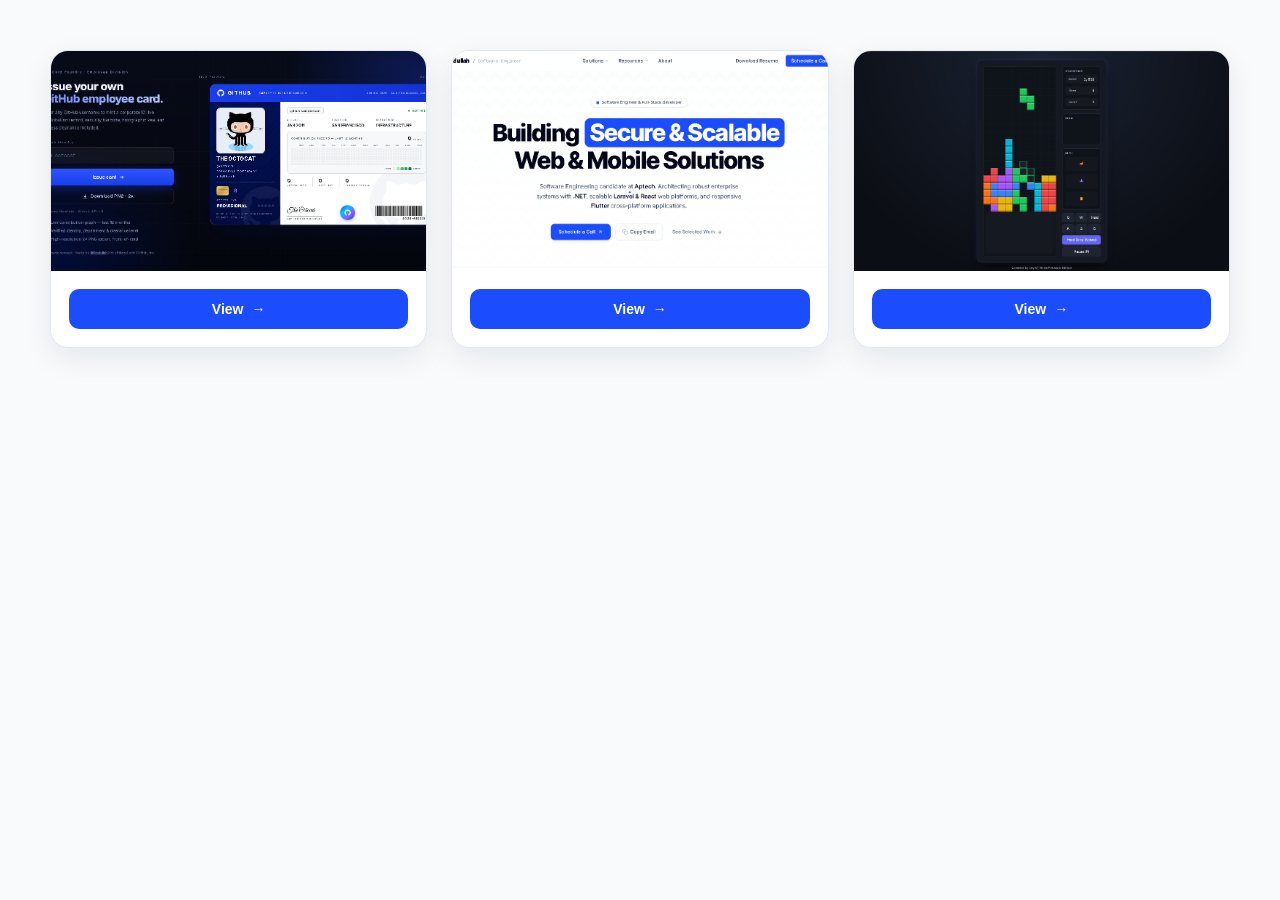
<file: index.html>
<!doctype html>
<html lang="en">
  <head>
    <meta charset="UTF-8" />
    <meta name="viewport" content="width=device-width, initial-scale=1.0" />

    <link rel="icon" href="assets/fv2-C5sXC4rQ.png"/>


    <title>Abdullah - Projects</title>

    <style>
      * {
        margin: 0;
        padding: 0;
        box-sizing: border-box;
      }

      body {
        min-height: 100vh;
        padding: 50px;
        font-family: Arial, Helvetica, sans-serif;
        background: #f8fafc;
      }

      /* Grid */
      .projects-grid {
        width: 100%;
        max-width: 1200px;
        margin: auto;

        display: grid;
        grid-template-columns: repeat(3, 1fr);
        gap: 24px;
      }

      /* Card */
      .project-card {
        overflow: hidden;
        background: #ffffff;
        border: 1px solid #e2e8f0;
        border-radius: 18px;

        box-shadow: 0 10px 30px rgba(15, 23, 42, 0.08);

        transition: 0.3s ease;
      }

      .project-card:hover {
        transform: translateY(-6px);
        box-shadow: 0 18px 40px rgba(15, 23, 42, 0.14);
      }

      /* Image */
      .project-image {
        width: 100%;
        height: 220px;
        overflow: hidden;
      }

      .project-image img {
        width: 100%;
        height: 100%;
        display: block;

        object-fit: cover;

        transition: transform 0.4s ease;
      }

      .project-card:hover .project-image img {
        transform: scale(1.05);
      }

      /* Card Bottom */
      .project-footer {
        padding: 18px;
      }

      /* View Button */
      .view-button {
        width: 100%;

        display: flex;
        align-items: center;
        justify-content: center;
        gap: 8px;

        padding: 12px 18px;

        border-radius: 10px;
        background: #1b4dff;
        color: #ffffff;

        text-decoration: none;
        font-size: 14px;
        font-weight: 700;

        transition: 0.3s ease;
      }

      .view-button:hover {
        background: #0f3edb;
      }

      /* Tablet */
      @media (max-width: 900px) {
        .projects-grid {
          grid-template-columns: repeat(2, 1fr);
        }
      }

      /* Mobile */
      @media (max-width: 600px) {
        body {
          padding: 20px;
        }

        .projects-grid {
          grid-template-columns: 1fr;
        }
      }
    </style>
  </head>

  <body>
    <section class="projects-grid">
      <!-- Card 1 -->
      <article class="project-card">
        <div class="project-image">
          <img src="app-images/get-github-profile.png" alt="GitHub Profile" />
        </div>

        <div class="project-footer">
          <a href="app/Get-Github-Profile.html" TARGET="_blank" class="view-button">
            View
            <span>→</span>
          </a>
        </div>
      </article>

            <article class="project-card">
        <div class="project-image">
          <img src="app-images/protfolio.png" alt="GitHub Profile" />
        </div>

        <div class="project-footer">
          <a href="app/portfolio.html" TARGET="_blank" class="view-button">
            View
            <span>→</span>
          </a>
        </div>
      </article>

       <article class="project-card">
        <div class="project-image">
          <img src="game-image/tetris.png" alt="GitHub Profile" />
          <!-- <h2>tetris</h2> -->
        </div>

        <div class="project-footer">
          <a href="games/tetris.html" TARGET="_blank" class="view-button">
            View
            <span>→</span>
          </a>
        </div>
      </article>

      
      <!-- <article class="project-card">
        <div class="project-image">
          <img src="app-images/get-github-profile.png" alt="GitHub Profile" />
        </div>

        <div class="project-footer">
          <a href="#" class="view-button">
            View
            <span>→</span>
          </a>
        </div>
      </article>

      
      <article class="project-card">
        <div class="project-image">
          <img src="app-images/get-github-profile.png" alt="GitHub Profile" />
        </div>

        <div class="project-footer">
          <a href="#" class="view-button">
            View
            <span>→</span>
          </a>
        </div>
      </article> -->
    </section>
  </body>
</html>
</file>
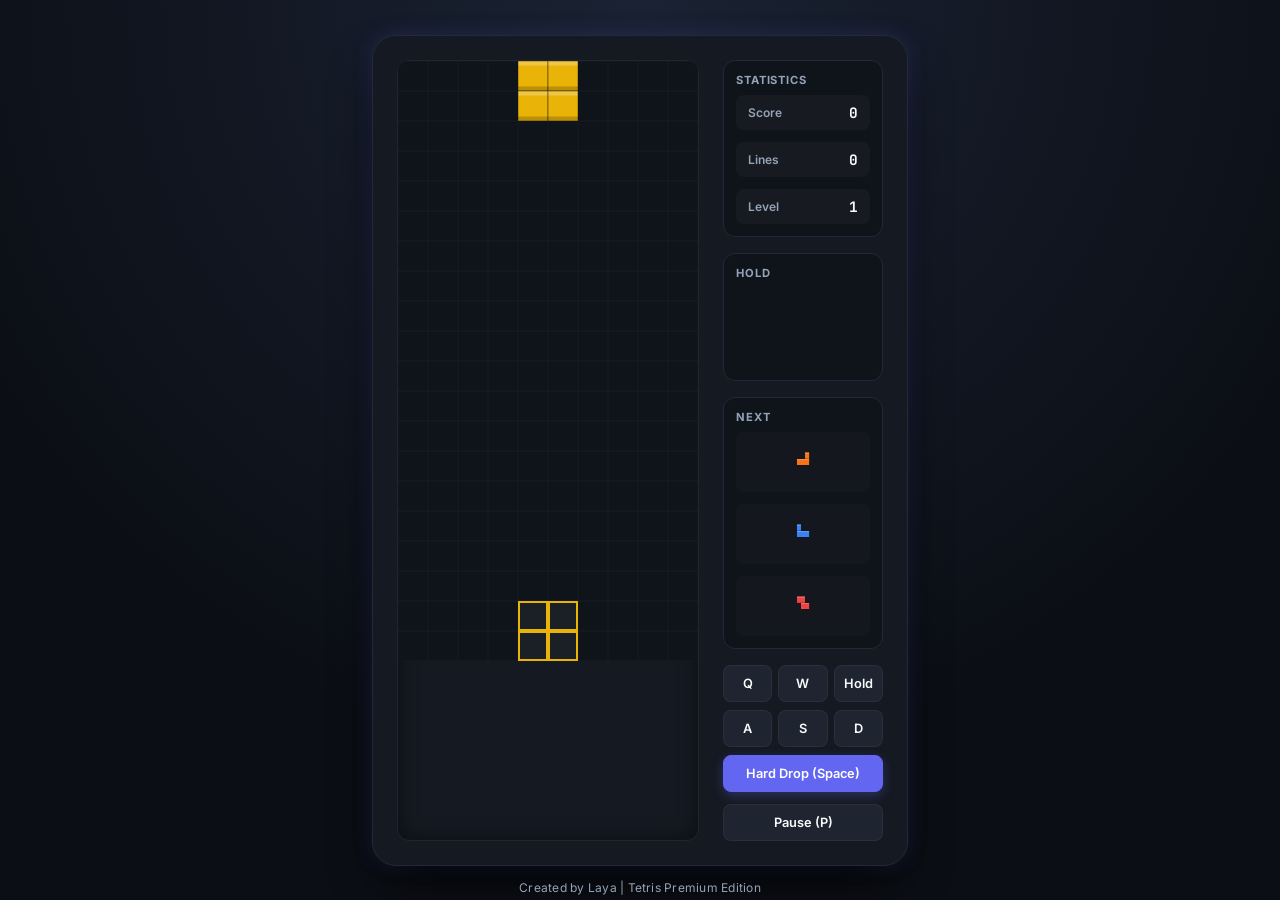
<file: app/tetris.html>
<!DOCTYPE html>
<html lang="en">
<head>
    <meta charset="UTF-8">
    <meta name="viewport" content="width=device-width, initial-scale=1.0">
    <title>Tetris Premium | Professional Edition</title>
    <link href="https://fonts.googleapis.com/css2?family=Inter:wght@400;500;600;700;800&family=JetBrains+Mono:wght@700&display=swap" rel="stylesheet">
    <style>
        :root {
            --bg-color: #0b0e14;
            --panel-bg: #151921;
            --panel-border: #232936;
            --grid-line: rgba(255, 255, 255, 0.04);
            --text-main: #f8fafc;
            --text-muted: #94a3b8;
            
            /* Tetromino Colors */
            --c-i: #06b6d4;
            --c-j: #3b82f6;
            --c-l: #f97316;
            --c-o: #eab308;
            --c-s: #22c55e;
            --c-t: #a855f7;
            --c-z: #ef4444;
            
            --btn-bg: #1e2430;
            --btn-hover: #2a3242;
            --btn-accent: #6366f1;
            --btn-accent-hover: #4f46e5;
            
            --shadow-glow: 0 0 20px rgba(99, 102, 241, 0.2);
        }

        * {
            box-sizing: border-box;
            margin: 0;
            padding: 0;
            user-select: none;
            -webkit-user-select: none;
        }

        body {
            background-color: var(--bg-color);
            background-image: radial-gradient(circle at 50% 0%, #1a2233 0%, #0b0e14 70%);
            color: var(--text-main);
            font-family: 'Inter', sans-serif;
            display: flex;
            justify-content: center;
            align-items: center;
            min-height: 100vh;
            padding: 20px;
            overflow: hidden;
        }

        .game-wrapper {
            display: flex;
            gap: 24px;
            background: var(--panel-bg);
            padding: 24px;
            border-radius: 24px;
            box-shadow: 0 25px 50px -12px rgba(0, 0, 0, 0.8), var(--shadow-glow);
            border: 1px solid var(--panel-border);
            position: relative;
            z-index: 10;
        }

        /* --- Left: Main Board Area --- */
        .board-area {
            position: relative;
            border-radius: 12px;
            overflow: hidden;
            box-shadow: inset 0 0 20px rgba(0,0,0,0.5);
            border: 1px solid rgba(255, 255, 255, 0.05);
        }

        canvas#board {
            background-color: #0f131a;
            display: block;
        }

        /* Floating UI Elements on Board */
        .floating-ui {
            position: absolute;
            top: 0;
            left: 0;
            width: 100%;
            height: 100%;
            pointer-events: none;
            display: flex;
            flex-direction: column;
            justify-content: center;
            align-items: center;
        }

        .combo-text {
            font-family: 'JetBrains Mono', monospace;
            font-size: 1.4rem;
            font-weight: 800;
            color: #fbbf24;
            text-shadow: 0 0 15px rgba(251, 191, 36, 0.6);
            opacity: 0;
            transform: translateY(20px) scale(0.9);
            transition: all 0.3s cubic-bezier(0.175, 0.885, 0.32, 1.275);
            text-align: center;
            background: rgba(0,0,0,0.6);
            padding: 8px 16px;
            border-radius: 8px;
            border: 1px solid rgba(251, 191, 36, 0.3);
        }

        .combo-text.show {
            opacity: 1;
            transform: translateY(0) scale(1);
        }

        .overlay {
            position: absolute;
            inset: 0;
            background: rgba(11, 14, 20, 0.85);
            backdrop-filter: blur(4px);
            display: flex;
            flex-direction: column;
            justify-content: center;
            align-items: center;
            opacity: 0;
            pointer-events: none;
            transition: opacity 0.3s ease;
            z-index: 20;
        }

        .overlay.active {
            opacity: 1;
            pointer-events: auto;
        }

        .overlay h2 {
            font-size: 2rem;
            font-weight: 800;
            margin-bottom: 8px;
            letter-spacing: -0.02em;
        }

        .overlay p {
            color: var(--text-muted);
            font-size: 0.9rem;
            margin-bottom: 24px;
        }

        /* --- Right: Sidebar --- */
        .sidebar {
            display: flex;
            flex-direction: column;
            gap: 16px;
            width: 160px;
        }

        .panel {
            background: #0f131a;
            border-radius: 12px;
            padding: 12px;
            border: 1px solid var(--panel-border);
            display: flex;
            flex-direction: column;
            align-items: center;
        }

        .panel-label {
            font-size: 0.7rem;
            text-transform: uppercase;
            letter-spacing: 0.08em;
            color: var(--text-muted);
            font-weight: 700;
            margin-bottom: 8px;
            width: 100%;
            text-align: left;
        }

        .preview-canvas {
            width: 100px;
            height: 80px;
        }

        .next-queue {
            display: flex;
            flex-direction: column;
            gap: 12px;
            width: 100%;
        }

        .next-item {
            height: 60px;
            display: flex;
            justify-content: center;
            align-items: center;
            background: rgba(255,255,255,0.02);
            border-radius: 8px;
        }

        .next-item canvas {
            width: 80px;
            height: 60px;
        }

        /* Stats Panel */
        .stats-grid {
            display: grid;
            grid-template-columns: 1fr;
            gap: 12px;
            width: 100%;
        }

        .stat-item {
            display: flex;
            justify-content: space-between;
            align-items: center;
            background: rgba(255,255,255,0.03);
            padding: 8px 12px;
            border-radius: 8px;
        }

        .stat-label {
            font-size: 0.75rem;
            color: var(--text-muted);
            font-weight: 600;
        }

        .stat-value {
            font-family: 'JetBrains Mono', monospace;
            font-size: 0.9rem;
            font-weight: 700;
            color: var(--text-main);
        }

        /* Controls */
        .controls {
            display: flex;
            flex-direction: column;
            gap: 8px;
            margin-top: auto;
        }

        .control-row {
            display: flex;
            gap: 6px;
        }

        .btn {
            background: var(--btn-bg);
            border: 1px solid rgba(255,255,255,0.05);
            border-radius: 8px;
            color: var(--text-main);
            font-family: 'Inter', sans-serif;
            font-weight: 600;
            font-size: 0.8rem;
            padding: 10px 0;
            cursor: pointer;
            transition: all 0.15s ease;
            flex: 1;
            display: flex;
            justify-content: center;
            align-items: center;
        }

        .btn:active {
            transform: scale(0.96);
        }

        .btn.wide {
            flex: none;
            width: 100%;
        }

        .btn.accent {
            background: var(--btn-accent);
            border-color: var(--btn-accent);
            color: white;
            box-shadow: 0 4px 12px rgba(99, 102, 241, 0.3);
        }

        .btn.accent:hover {
            background: var(--btn-accent-hover);
        }

        .btn:hover:not(.accent) {
            background: var(--btn-hover);
        }

        .footer-text {
            position: absolute;
            bottom: -30px;
            left: 0;
            width: 100%;
            text-align: center;
            font-size: 0.75rem;
            color: var(--text-muted);
            letter-spacing: 0.02em;
        }

        /* Responsive */
        @media (max-width: 600px) {
            .game-wrapper {
                flex-direction: column;
                padding: 16px;
            }
            .sidebar {
                width: 100%;
                flex-direction: row;
                flex-wrap: wrap;
            }
            .sidebar > * {
                flex: 1;
            }
            .controls {
                width: 100%;
                margin-top: 10px;
            }
        }
    </style>
</head>
<body>

<div class="game-wrapper">
    <!-- Left: Main Game Board -->
    <div class="board-area">
        <canvas id="board" width="300" height="600"></canvas>
        
        <div class="floating-ui">
            <div id="comboText" class="combo-text">Combo x2 Single +200</div>
        </div>

        <div id="overlay" class="overlay active">
            <h2 id="overlayTitle">TETRIS PREMIUM</h2>
            <p id="overlayDesc">Press Space or Tap Play to start</p>
            <button class="btn accent wide" id="overlayBtn" style="width: 150px;">Play</button>
        </div>
    </div>

    <!-- Right: Sidebar -->
    <div class="sidebar">
        <!-- Stats -->
        <div class="panel">
            <div class="panel-label">Statistics</div>
            <div class="stats-grid">
                <div class="stat-item">
                    <span class="stat-label">Score</span>
                    <span class="stat-value" id="scoreDisplay">0</span>
                </div>
                <div class="stat-item">
                    <span class="stat-label">Lines</span>
                    <span class="stat-value" id="linesDisplay">0</span>
                </div>
                <div class="stat-item">
                    <span class="stat-label">Level</span>
                    <span class="stat-value" id="levelDisplay">1</span>
                </div>
            </div>
        </div>

        <!-- Hold -->
        <div class="panel">
            <div class="panel-label">Hold</div>
            <canvas id="holdCanvas" class="preview-canvas"></canvas>
        </div>

        <!-- Next Queue -->
        <div class="panel" style="flex-grow: 1;">
            <div class="panel-label">Next</div>
            <div class="next-queue">
                <div class="next-item"><canvas id="nextCanvas1"></canvas></div>
                <div class="next-item"><canvas id="nextCanvas2"></canvas></div>
                <div class="next-item"><canvas id="nextCanvas3"></canvas></div>
            </div>
        </div>

        <!-- Controls -->
        <div class="controls">
            <div class="control-row">
                <button class="btn" id="btnQ">Q</button>
                <button class="btn" id="btnW">W</button>
                <button class="btn" id="btnC">Hold</button>
            </div>
            <div class="control-row">
                <button class="btn" id="btnA">A</button>
                <button class="btn" id="btnS">S</button>
                <button class="btn" id="btnD">D</button>
            </div>
            <button class="btn wide accent" id="btnSpace">Hard Drop (Space)</button>
            <button class="btn wide" id="btnPause" style="margin-top: 4px;">Pause (P)</button>
        </div>
    </div>
    
    <div class="footer-text">Created by Laya | Tetris Premium Edition</div>
</div>

<script>
    // ==========================================
    // GAME CONFIGURATION & CONSTANTS
    // ==========================================
    const COLS = 10;
    const ROWS = 20;
    const BLOCK_SIZE = 30;
    const NEXT_COUNT = 3;

    const COLORS = {
        'I': '#06b6d4', 'J': '#3b82f6', 'L': '#f97316',
        'O': '#eab308', 'S': '#22c55e', 'T': '#a855f7', 'Z': '#ef4444'
    };

    // SRS (Super Rotation System) Shapes
    const SHAPES = {
        'I': [[0,0,0,0], [1,1,1,1], [0,0,0,0], [0,0,0,0]],
        'J': [[1,0,0], [1,1,1], [0,0,0]],
        'L': [[0,0,1], [1,1,1], [0,0,0]],
        'O': [[1,1], [1,1]],
        'S': [[0,1,1], [1,1,0], [0,0,0]],
        'T': [[0,1,0], [1,1,1], [0,0,0]],
        'Z': [[1,1,0], [0,1,1], [0,0,0]]
    };

    // SRS Wall Kick Data
    const KICKS = {
        'JLSTZ': {
            '0->1': [[0,0], [-1,0], [-1,1], [0,-2], [-1,-2]],
            '1->0': [[0,0], [1,0], [1,-1], [0,2], [1,2]],
            '1->2': [[0,0], [1,0], [1,-1], [0,2], [1,2]],
            '2->1': [[0,0], [-1,0], [-1,1], [0,-2], [-1,-2]],
            '2->3': [[0,0], [1,0], [1,1], [0,-2], [1,-2]],
            '3->2': [[0,0], [-1,0], [-1,-1], [0,2], [-1,2]],
            '3->0': [[0,0], [-1,0], [-1,-1], [0,2], [-1,2]],
            '0->3': [[0,0], [1,0], [1,1], [0,-2], [1,-2]]
        },
        'I': {
            '0->1': [[0,0], [-2,0], [1,0], [-2,-1], [1,2]],
            '1->0': [[0,0], [2,0], [-1,0], [2,1], [-1,-2]],
            '1->2': [[0,0], [-1,0], [2,0], [-1,2], [2,-1]],
            '2->1': [[0,0], [1,0], [-2,0], [1,-2], [-2,1]],
            '2->3': [[0,0], [2,0], [-1,0], [2,1], [-1,-2]],
            '3->2': [[0,0], [-2,0], [1,0], [-2,-1], [1,2]],
            '3->0': [[0,0], [1,0], [-2,0], [1,-2], [-2,1]],
            '0->3': [[0,0], [-1,0], [2,0], [-1,2], [2,-1]]
        }
    };

    // ==========================================
    // DOM ELEMENTS
    // ==========================================
    const canvas = document.getElementById('board');
    const ctx = canvas.getContext('2d');
    const holdCanvas = document.getElementById('holdCanvas');
    const holdCtx = holdCanvas.getContext('2d');
    const nextCanvases = [
        document.getElementById('nextCanvas1'),
        document.getElementById('nextCanvas2'),
        document.getElementById('nextCanvas3')
    ];
    const nextCtxs = nextCanvases.map(c => c.getContext('2d'));
    
    const scoreDisplay = document.getElementById('scoreDisplay');
    const linesDisplay = document.getElementById('linesDisplay');
    const levelDisplay = document.getElementById('levelDisplay');
    const comboTextEl = document.getElementById('comboText');
    
    const overlay = document.getElementById('overlay');
    const overlayTitle = document.getElementById('overlayTitle');
    const overlayDesc = document.getElementById('overlayDesc');
    const overlayBtn = document.getElementById('overlayBtn');

    // ==========================================
    // GAME STATE
    // ==========================================
    let board = [];
    let currentPiece = null;
    let nextQueue = [];
    let holdPiece = null;
    let canHold = true;
    
    let score = 0;
    let lines = 0;
    let level = 1;
    let combo = 0;
    
    let dropCounter = 0;
    let dropInterval = 1000;
    let lastTime = 0;
    
    let isPaused = false;
    let isGameOver = false;
    let animationId;
    
    // Lock Delay variables
    let lockDelay = 500;
    let lockTimer = 0;
    let isLocking = false;
    let lockResets = 0;
    const MAX_LOCK_RESETS = 15;

    // 7-Bag Randomizer
    let bag = [];

    // ==========================================
    // PIECE CLASS
    // ==========================================
    class Piece {
        constructor(type) {
            this.type = type;
            this.shape = SHAPES[type].map(row => [...row]);
            this.x = Math.floor((COLS - this.shape[0].length) / 2);
            this.y = -1; // Start slightly above board for I-piece
            this.color = COLORS[type];
            this.rotation = 0; // 0, 1, 2, 3
        }

        rotate(dir) {
            const newRotation = (this.rotation + dir + 4) % 4;
            const rotatedShape = this.shape[0].map((_, index) => 
                this.shape.map(row => row[index]).reverse()
            );
            return { shape: rotatedShape, rotation: newRotation };
        }
    }

    // ==========================================
    // INITIALIZATION
    // ==========================================
    function init() {
        board = Array.from({ length: ROWS }, () => Array(COLS).fill(0));
        nextQueue = [];
        holdPiece = null;
        canHold = true;
        score = 0;
        lines = 0;
        level = 1;
        combo = 0;
        dropInterval = 1000;
        isPaused = false;
        isGameOver = false;
        lockTimer = 0;
        isLocking = false;
        lockResets = 0;
        
        fillBag();
        for (let i = 0; i < NEXT_COUNT + 1; i++) {
            nextQueue.push(getNextPieceFromBag());
        }
        
        spawnPiece();
        updateUI();
        updatePreviews();
        
        overlay.classList.remove('active');
        lastTime = performance.now();
        if (animationId) cancelAnimationFrame(animationId);
        update();
    }

    function fillBag() {
        const types = Object.keys(SHAPES);
        // Shuffle array
        for (let i = types.length - 1; i > 0; i--) {
            const j = Math.floor(Math.random() * (i + 1));
            [types[i], types[j]] = [types[j], types[i]];
        }
        bag = types;
    }

    function getNextPieceFromBag() {
        if (bag.length === 0) fillBag();
        return bag.pop();
    }

    function spawnPiece() {
        const type = nextQueue.shift();
        nextQueue.push(getNextPieceFromBag());
        currentPiece = new Piece(type);
        
        if (checkCollision(currentPiece.shape, currentPiece.x, currentPiece.y)) {
            gameOver();
        }
        
        canHold = true;
        isLocking = false;
        lockTimer = 0;
        lockResets = 0;
        updatePreviews();
    }

    // ==========================================
    // COLLISION & LOGIC
    // ==========================================
    function checkCollision(shape, offsetX, offsetY) {
        for (let y = 0; y < shape.length; y++) {
            for (let x = 0; x < shape[y].length; x++) {
                if (shape[y][x] !== 0) {
                    const boardX = x + offsetX;
                    const boardY = y + offsetY;
                    
                    if (boardX < 0 || boardX >= COLS || boardY >= ROWS) {
                        return true;
                    }
                    if (boardY >= 0 && board[boardY][boardX] !== 0) {
                        return true;
                    }
                }
            }
        }
        return false;
    }

    function mergePiece() {
        currentPiece.shape.forEach((row, y) => {
            row.forEach((value, x) => {
                if (value !== 0) {
                    const boardY = y + currentPiece.y;
                    const boardX = x + currentPiece.x;
                    if (boardY >= 0) {
                        board[boardY][boardX] = currentPiece.type;
                    }
                }
            });
        });
        clearLines();
        spawnPiece();
    }

    function clearLines() {
        let linesCleared = 0;
        for (let y = ROWS - 1; y >= 0; y--) {
            if (board[y].every(value => value !== 0)) {
                board.splice(y, 1);
                board.unshift(Array(COLS).fill(0));
                linesCleared++;
                y++;
            }
        }

        if (linesCleared > 0) {
            combo++;
            lines += linesCleared;
            
            const points = [0, 100, 300, 500, 800];
            let gained = points[linesCleared] * level;
            
            if (combo > 1) {
                gained += (combo - 1) * 50 * level;
                let text = `Combo x${combo} `;
                if (linesCleared === 1) text += "Single ";
                else if (linesCleared === 2) text += "Double ";
                else if (linesCleared === 3) text += "Triple ";
                else if (linesCleared === 4) text += "TETRIS ";
                text += `+${gained}`;
                showCombo(text);
            } else if (linesCleared === 4) {
                showCombo(`TETRIS +${gained}`);
            }
            
            score += gained;
            level = Math.floor(lines / 10) + 1;
            dropInterval = Math.max(50, 1000 - (level - 1) * 100);
            updateUI();
        } else {
            combo = 0;
        }
    }

    function showCombo(text) {
        comboTextEl.textContent = text;
        comboTextEl.classList.add('show');
        setTimeout(() => {
            comboTextEl.classList.remove('show');
        }, 1500);
    }

    function updateUI() {
        scoreDisplay.textContent = score.toLocaleString();
        linesDisplay.textContent = lines;
        levelDisplay.textContent = level;
    }

    // ==========================================
    // ACTIONS (MOVEMENT, ROTATION, DROP)
    // ==========================================
    function move(dx) {
        if (checkCollision(currentPiece.shape, currentPiece.x + dx, currentPiece.y)) {
            return false;
        }
        currentPiece.x += dx;
        resetLockDelay();
        return true;
    }

    function softDrop() {
        if (checkCollision(currentPiece.shape, currentPiece.x, currentPiece.y + 1)) {
            startLocking();
            return false;
        }
        currentPiece.y++;
        dropCounter = 0;
        resetLockDelay();
        return true;
    }

    function hardDrop() {
        let distance = 0;
        while (!checkCollision(currentPiece.shape, currentPiece.x, currentPiece.y + 1)) {
            currentPiece.y++;
            distance++;
        }
        score += distance * 2;
        updateUI();
        mergePiece();
        dropCounter = 0;
    }

    function rotate(dir) {
        const { shape: rotatedShape, rotation: newRotation } = currentPiece.rotate(dir);
        const kickKey = `${currentPiece.rotation}->${newRotation}`;
        
        let kicks = [];
        if (currentPiece.type === 'I') {
            kicks = KICKS['I'][kickKey];
        } else if (currentPiece.type !== 'O') {
            kicks = KICKS['JLSTZ'][kickKey];
        } else {
            // O piece doesn't need kicks
            currentPiece.shape = rotatedShape;
            currentPiece.rotation = newRotation;
            return;
        }

        for (let [dx, dy] of kicks) {
            if (!checkCollision(rotatedShape, currentPiece.x + dx, currentPiece.y - dy)) {
                currentPiece.shape = rotatedShape;
                currentPiece.x += dx;
                currentPiece.y -= dy;
                currentPiece.rotation = newRotation;
                resetLockDelay();
                return;
            }
        }
    }

    function hold() {
        if (!canHold) return;
        
        if (holdPiece === null) {
            holdPiece = currentPiece.type;
            spawnPiece();
        } else {
            const temp = holdPiece;
            holdPiece = currentPiece.type;
            currentPiece = new Piece(temp);
        }
        canHold = false;
        updatePreviews();
    }

    function startLocking() {
        if (!isLocking) {
            isLocking = true;
            lockTimer = 0;
        }
    }

    function resetLockDelay() {
        if (isLocking && lockResets < MAX_LOCK_RESETS) {
            lockTimer = 0;
            lockResets++;
        }
    }

    // ==========================================
    // GAME LOOP & TIMING
    // ==========================================
    function update(time = 0) {
        if (isPaused || isGameOver) return;

        const deltaTime = time - lastTime;
        lastTime = time;

        if (!isLocking) {
            dropCounter += deltaTime;
            if (dropCounter > dropInterval) {
                if (!checkCollision(currentPiece.shape, currentPiece.x, currentPiece.y + 1)) {
                    currentPiece.y++;
                } else {
                    startLocking();
                }
                dropCounter = 0;
            }
        } else {
            lockTimer += deltaTime;
            if (lockTimer > lockDelay) {
                mergePiece();
            }
        }

        draw();
        animationId = requestAnimationFrame(update);
    }

    function gameOver() {
        isGameOver = true;
        overlayTitle.textContent = 'GAME OVER';
        overlayDesc.textContent = `Final Score: ${score.toLocaleString()} | Lines: ${lines}`;
        overlayBtn.textContent = 'Play Again';
        overlay.classList.add('active');
    }

    function togglePause() {
        if (isGameOver) return;
        isPaused = !isPaused;
        if (isPaused) {
            overlayTitle.textContent = 'PAUSED';
            overlayDesc.textContent = 'Take a break. Press P to resume.';
            overlayBtn.textContent = 'Resume';
            overlay.classList.add('active');
        } else {
            overlay.classList.remove('active');
            lastTime = performance.now();
            update();
        }
    }

    // ==========================================
    // RENDERING
    // ==========================================
    function drawBlock(ctx, x, y, color, size = BLOCK_SIZE, isGhost = false) {
        if (isGhost) {
            ctx.fillStyle = 'rgba(255, 255, 255, 0.05)';
            ctx.fillRect(x * size, y * size, size, size);
            ctx.strokeStyle = color;
            ctx.lineWidth = 2;
            ctx.strokeRect(x * size + 1, y * size + 1, size - 2, size - 2);
            return;
        }

        ctx.fillStyle = color;
        ctx.fillRect(x * size, y * size, size, size);
        
        // Highlight
        ctx.fillStyle = 'rgba(255, 255, 255, 0.25)';
        ctx.fillRect(x * size, y * size, size, size * 0.15);
        
        // Shadow
        ctx.fillStyle = 'rgba(0, 0, 0, 0.2)';
        ctx.fillRect(x * size, y * size + size * 0.85, size, size * 0.15);
        
        // Border
        ctx.strokeStyle = 'rgba(0, 0, 0, 0.4)';
        ctx.lineWidth = 1;
        ctx.strokeRect(x * size, y * size, size, size);
    }

    function drawGrid() {
        ctx.strokeStyle = 'rgba(255, 255, 255, 0.03)';
        ctx.lineWidth = 1;
        for (let i = 0; i <= COLS; i++) {
            ctx.beginPath();
            ctx.moveTo(i * BLOCK_SIZE, 0);
            ctx.lineTo(i * BLOCK_SIZE, canvas.height);
            ctx.stroke();
        }
        for (let i = 0; i <= ROWS; i++) {
            ctx.beginPath();
            ctx.moveTo(0, i * BLOCK_SIZE);
            ctx.lineTo(canvas.width, i * BLOCK_SIZE);
            ctx.stroke();
        }
    }

    function draw() {
        ctx.fillStyle = '#0f131a';
        ctx.fillRect(0, 0, canvas.width, canvas.height);
        
        drawGrid();

        // Draw board
        board.forEach((row, y) => {
            row.forEach((value, x) => {
                if (value !== 0) {
                    drawBlock(ctx, x, y, COLORS[value]);
                }
            });
        });

        if (currentPiece && !isGameOver) {
            // Draw Ghost
            let ghostY = currentPiece.y;
            while (!checkCollision(currentPiece.shape, currentPiece.x, ghostY + 1)) {
                ghostY++;
            }
            currentPiece.shape.forEach((row, y) => {
                row.forEach((value, x) => {
                    if (value !== 0) {
                        drawBlock(ctx, currentPiece.x + x, ghostY + y, currentPiece.color, BLOCK_SIZE, true);
                    }
                });
            });

            // Draw Current Piece
            currentPiece.shape.forEach((row, y) => {
                row.forEach((value, x) => {
                    if (value !== 0) {
                        drawBlock(ctx, currentPiece.x + x, currentPiece.y + y, currentPiece.color);
                    }
                });
            });
        }
    }

    function drawPreview(ctx, pieceType, canvasWidth, canvasHeight) {
        ctx.clearRect(0, 0, canvasWidth, canvasHeight);
        if (!pieceType) return;

        const shape = SHAPES[pieceType];
        const color = COLORS[pieceType];
        const blockSize = 16; // Smaller size for previews
        
        // Calculate offset to center the piece
        const shapeWidth = shape[0].length * blockSize;
        const shapeHeight = shape.length * blockSize;
        const offsetX = (canvasWidth - shapeWidth) / 2;
        const offsetY = (canvasHeight - shapeHeight) / 2;

        shape.forEach((row, y) => {
            row.forEach((value, x) => {
                if (value !== 0) {
                    ctx.fillStyle = color;
                    ctx.fillRect(offsetX + x * blockSize, offsetY + y * blockSize, blockSize, blockSize);
                    ctx.fillStyle = 'rgba(255, 255, 255, 0.2)';
                    ctx.fillRect(offsetX + x * blockSize, offsetY + y * blockSize, blockSize, blockSize * 0.2);
                    ctx.strokeStyle = 'rgba(0, 0, 0, 0.3)';
                    ctx.lineWidth = 1;
                    ctx.strokeRect(offsetX + x * blockSize, offsetY + y * blockSize, blockSize, blockSize);
                }
            });
        });
    }

    function updatePreviews() {
        drawPreview(holdCtx, holdPiece, holdCanvas.width, holdCanvas.height);
        for (let i = 0; i < 3; i++) {
            drawPreview(nextCtxs[i], nextQueue[i], nextCanvases[i].width, nextCanvases[i].height);
        }
    }

    // ==========================================
    // INPUT HANDLING
    // ==========================================
    document.addEventListener('keydown', (e) => {
        if (e.code === 'KeyP') {
            togglePause();
            return;
        }

        if (isGameOver || isPaused) {
            if (e.code === 'Space' && isGameOver) init();
            return;
        }

        if (['ArrowUp', 'ArrowDown', 'ArrowLeft', 'ArrowRight', 'Space'].includes(e.code)) {
            e.preventDefault();
        }

        switch(e.code) {
            case 'ArrowLeft':
            case 'KeyA':
                move(-1);
                break;
            case 'ArrowRight':
            case 'KeyD':
                move(1);
                break;
            case 'ArrowDown':
            case 'KeyS':
                softDrop();
                break;
            case 'ArrowUp':
            case 'KeyW':
                rotate(1);
                break;
            case 'KeyQ':
                rotate(-1);
                break;
            case 'Space':
                hardDrop();
                break;
            case 'KeyC':
                hold();
                break;
        }
        draw();
    });

    // Button Click Bindings
    document.getElementById('btnA').addEventListener('click', () => { if(!isPaused && !isGameOver) { move(-1); draw(); } });
    document.getElementById('btnD').addEventListener('click', () => { if(!isPaused && !isGameOver) { move(1); draw(); } });
    document.getElementById('btnS').addEventListener('click', () => { if(!isPaused && !isGameOver) { softDrop(); draw(); } });
    document.getElementById('btnW').addEventListener('click', () => { if(!isPaused && !isGameOver) { rotate(1); draw(); } });
    document.getElementById('btnQ').addEventListener('click', () => { if(!isPaused && !isGameOver) { rotate(-1); draw(); } });
    document.getElementById('btnSpace').addEventListener('click', () => { 
        if(isGameOver) init();
        else if (!isPaused) { hardDrop(); draw(); }
    });
    document.getElementById('btnC').addEventListener('click', () => { if(!isPaused && !isGameOver) { hold(); draw(); } });
    document.getElementById('btnPause').addEventListener('click', togglePause);
    
    overlayBtn.addEventListener('click', () => {
        if (isGameOver) {
            init();
        } else if (isPaused) {
            togglePause();
        } else {
            init();
        }
    });

    // Start Game on Load
    init();

</script>
</body>
</html>
</file>
